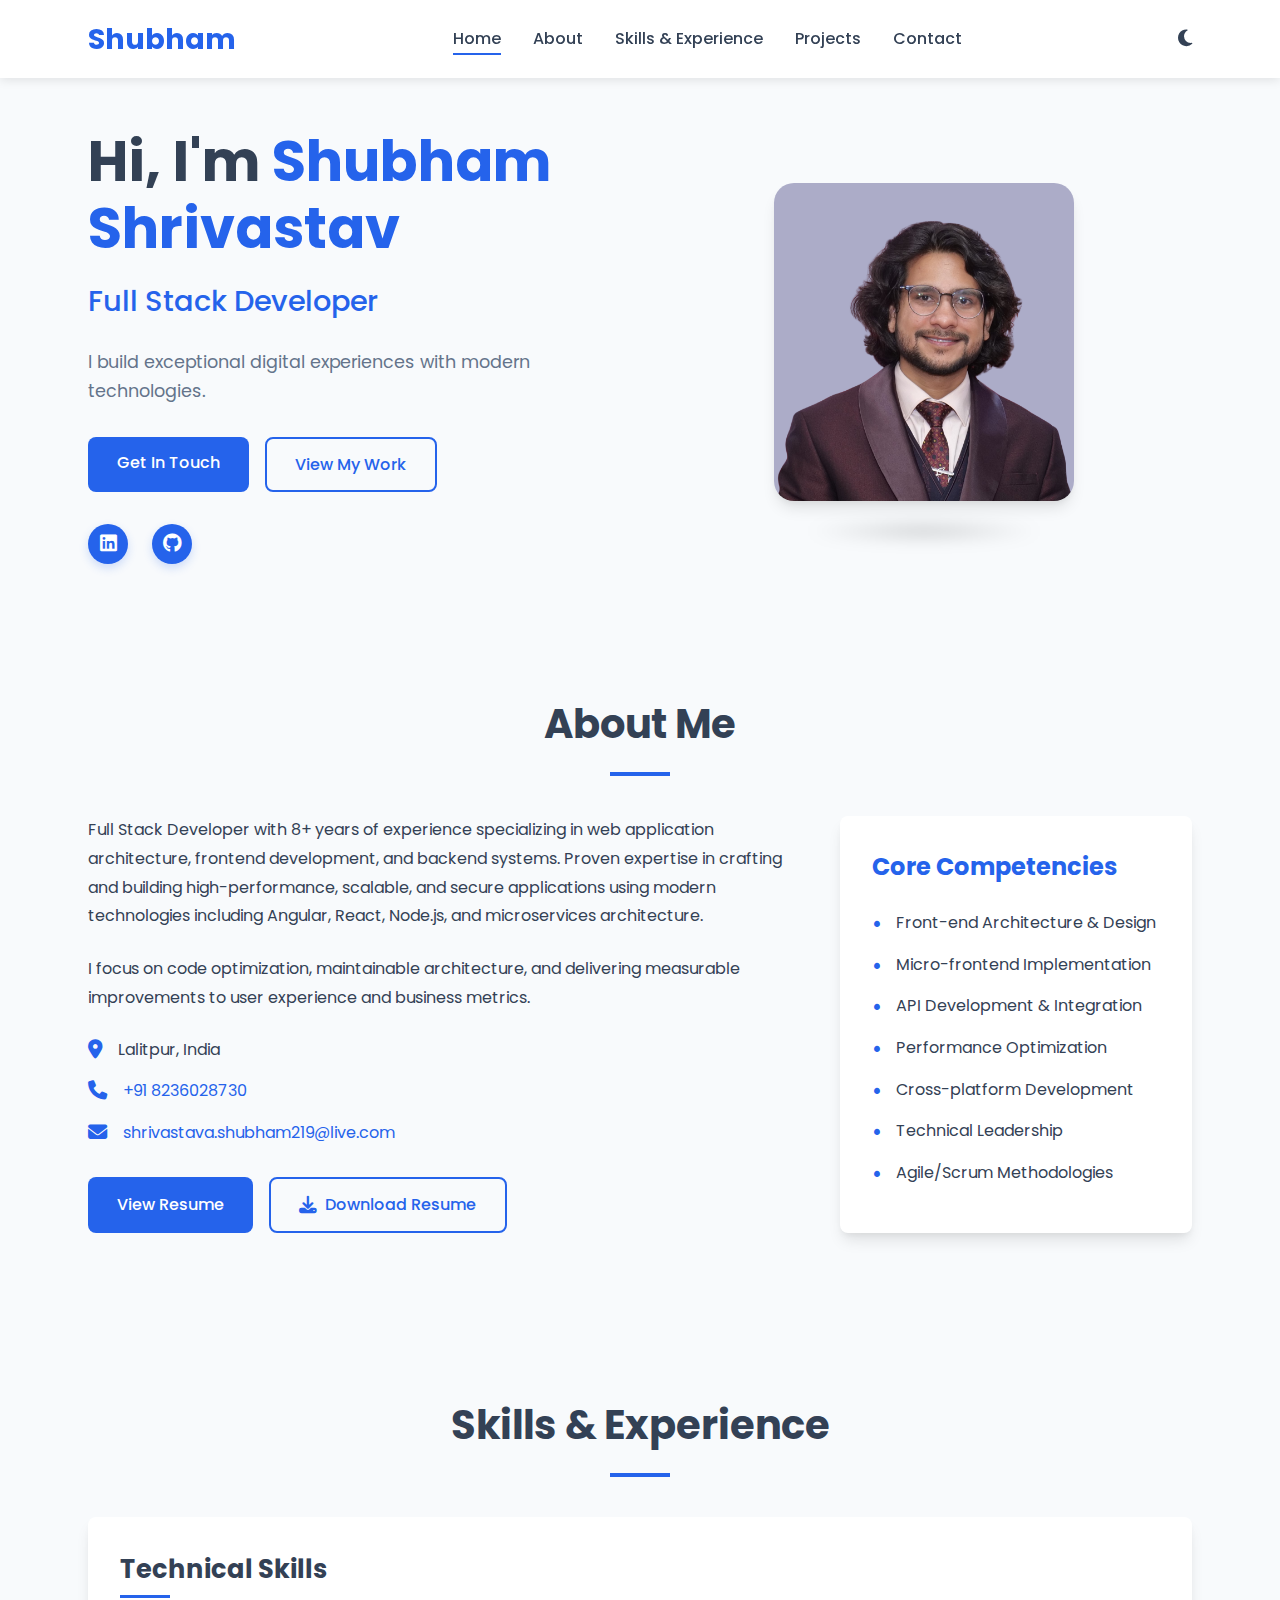
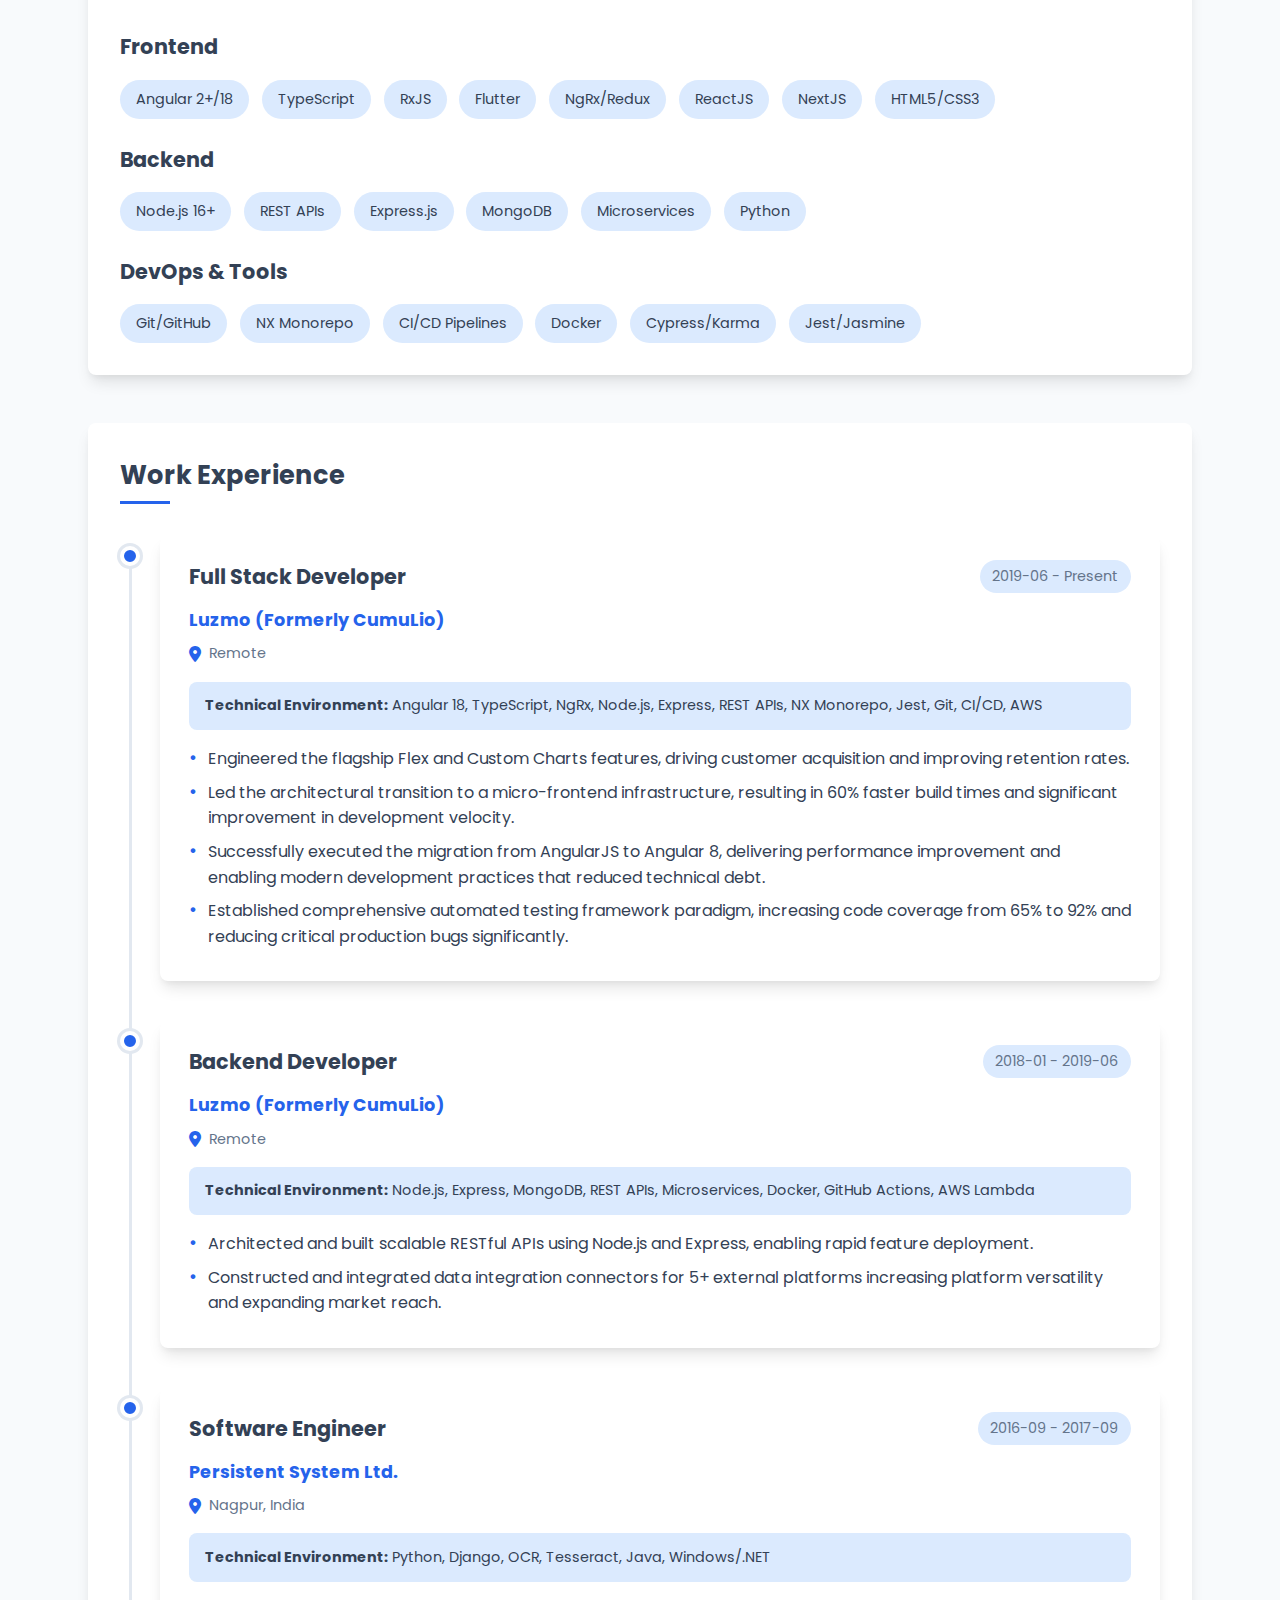
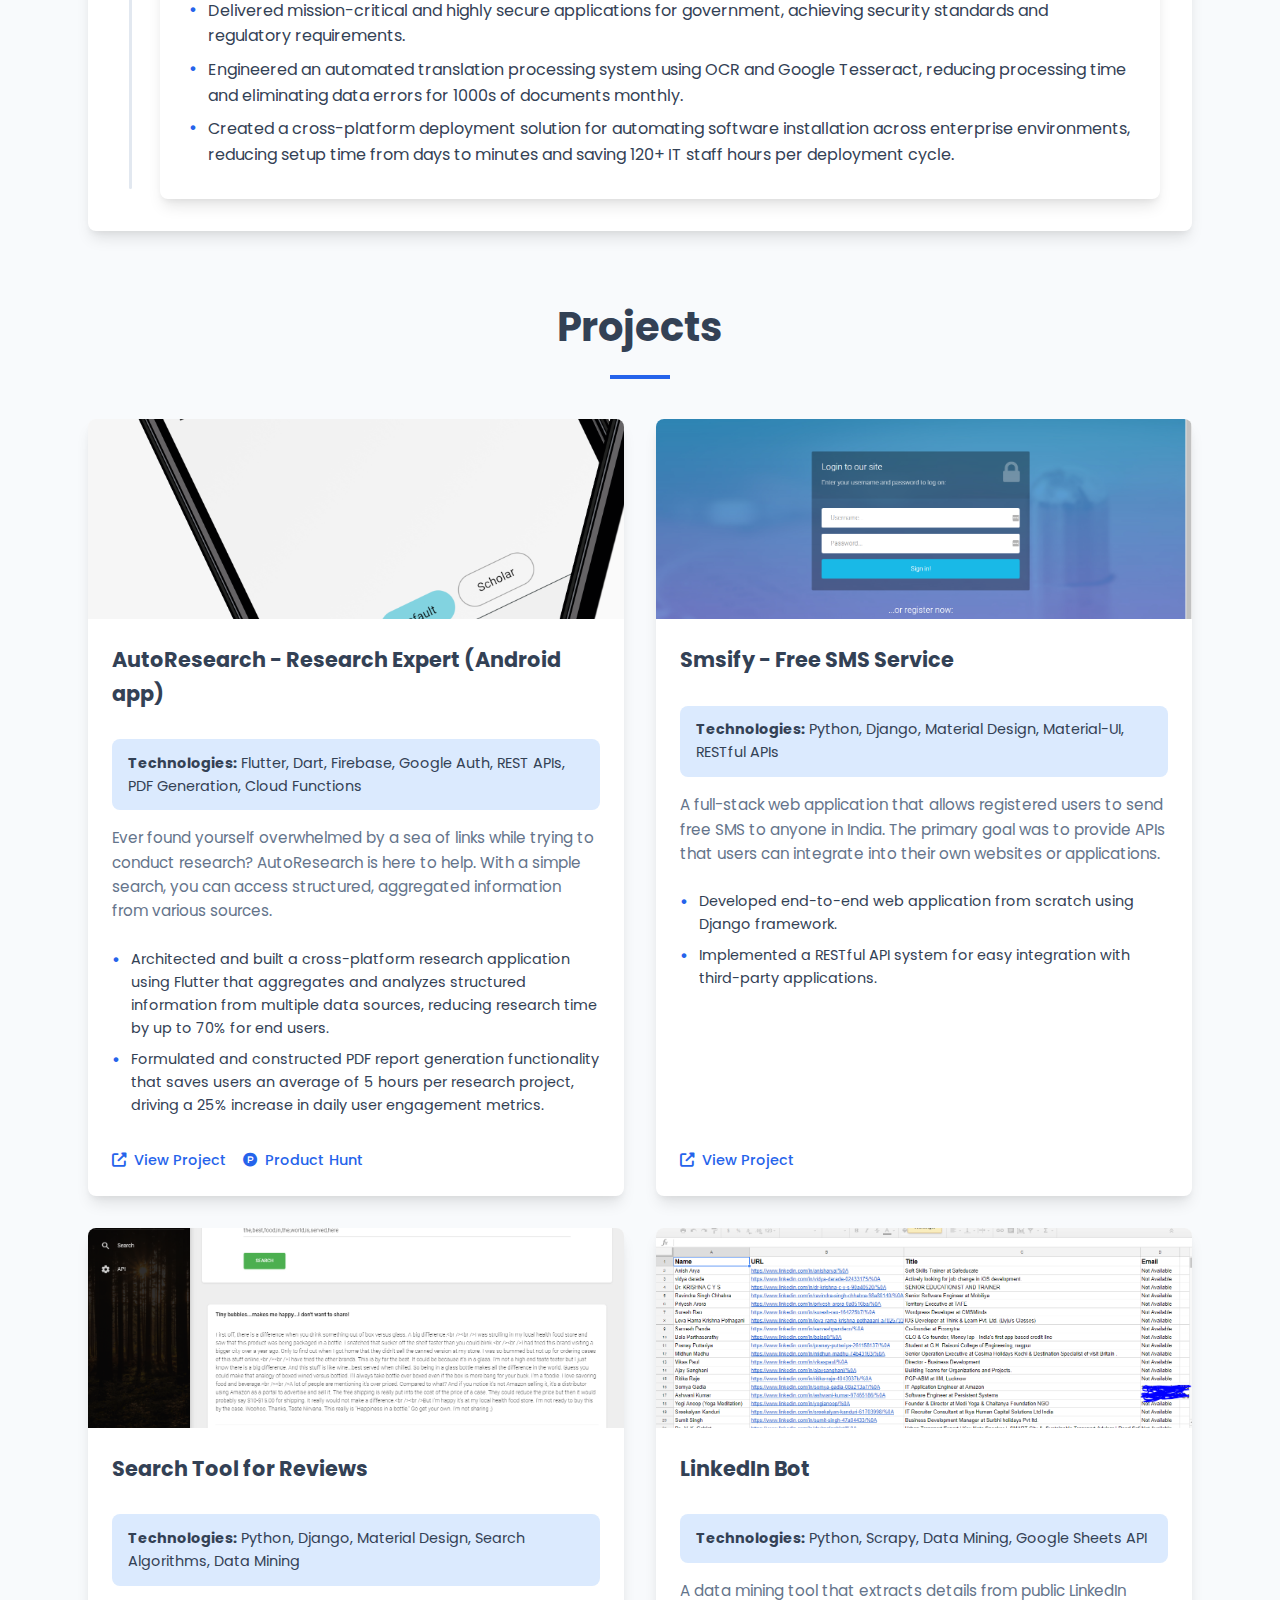
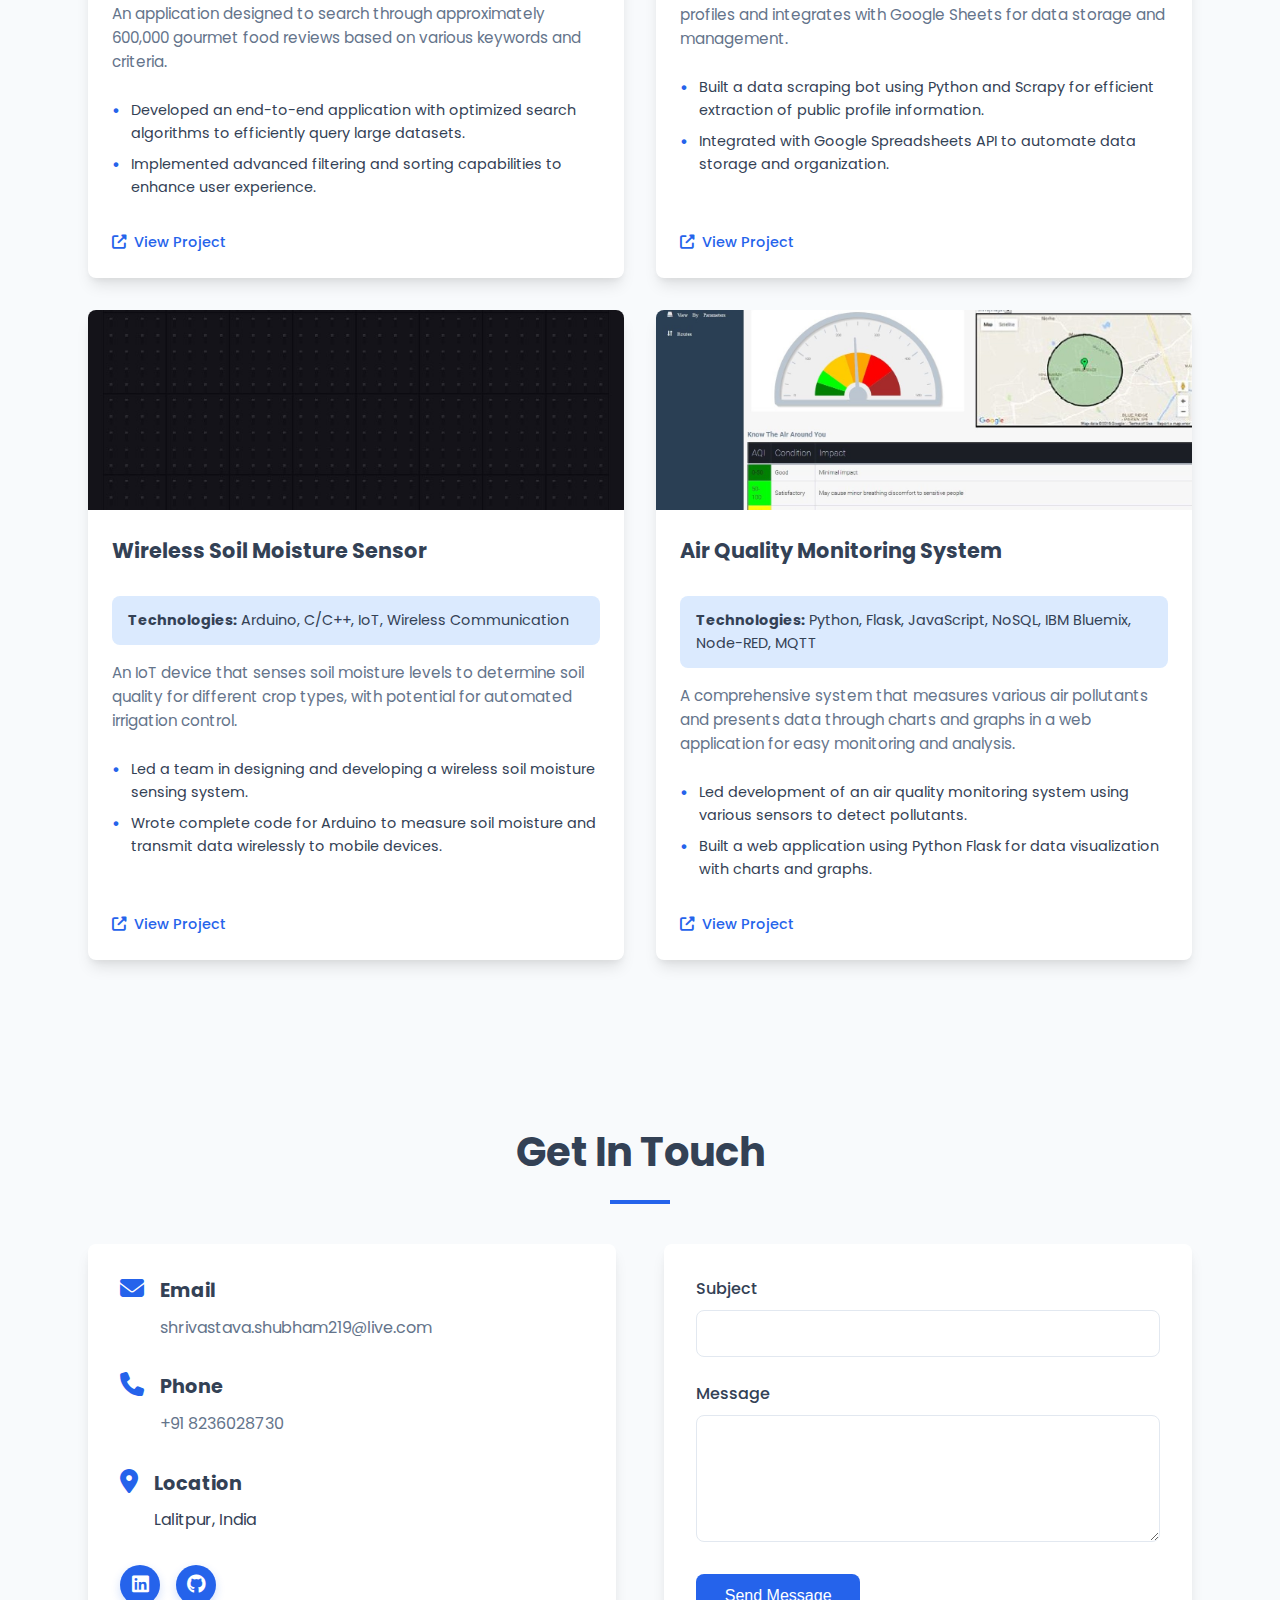
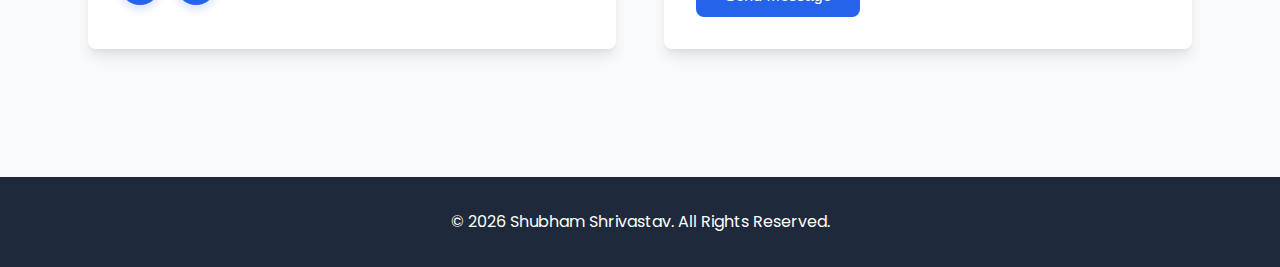
<file: index.html>
<!DOCTYPE html>
<html lang="en">
<head>
    <meta charset="UTF-8">
    <meta name="viewport" content="width=device-width, initial-scale=1.0">
    <meta name="description" content="Shubham Shrivastav - Full Stack Developer Portfolio with 8+ years of experience in Angular, React, Node.js, TypeScript, and cloud technologies">
    <meta name="keywords" content="Full Stack Developer, Senior Software Engineer, Angular, React, NodeJS, TypeScript, Frontend Development, Backend Development, JavaScript, API Development, Microservices, Cloud Architecture">
    <title>Shubham Shrivastav | Full Stack Developer</title>
    <link rel="stylesheet" href="portfolio.css">
    <link rel="stylesheet" href="https://cdnjs.cloudflare.com/ajax/libs/font-awesome/6.4.0/css/all.min.css">
    <link rel="preconnect" href="https://fonts.googleapis.com">
    <link rel="preconnect" href="https://fonts.gstatic.com" crossorigin>
    <link href="https://fonts.googleapis.com/css2?family=Poppins:wght@300;400;500;600;700&display=swap" rel="stylesheet">
</head>
<body>
    <!-- Navigation -->
    <nav class="navbar">
        <div class="container">
            <div class="logo">
                <span>Shubham</span>
            </div>
            <ul class="nav-links">
                <li><a href="#home" class="active">Home</a></li>
                <li><a href="#about">About</a></li>
                <li><a href="#skills-experience">Skills & Experience</a></li>
                <li><a href="#projects">Projects</a></li>
                <li><a href="#contact">Contact</a></li>
            </ul>
            <div class="theme-switch">
                <i class="fas fa-moon"></i>
            </div>
            <div class="hamburger">
                <span class="bar"></span>
                <span class="bar"></span>
                <span class="bar"></span>
            </div>
        </div>
    </nav>

    <!-- Hero Section -->
    <section id="home" class="hero">
        <div class="container">
            <div class="hero-content">
                <h1>Hi, I'm <span class="highlight">Shubham Shrivastav</span></h1>
                <h2>Full Stack Developer</h2>
                <p>I build exceptional digital experiences with modern technologies.</p>
                <div class="hero-buttons">
                    <a href="#contact" class="btn primary">Get In Touch</a>
                    <a href="#projects" class="btn secondary">View My Work</a>
                </div>
                <div class="hero-social">
                    <a href="https://linkedin.com/in/shubhamshrivastav" target="_blank"><i class="fab fa-linkedin"></i></a>
                    <a href="https://github.com/shubham-shrivastava" target="_blank"><i class="fab fa-github"></i></a>
                </div>
            </div>
            <div class="hero-image">
                <img src="profile.png" alt="Shubham Shrivastav">
            </div>
        </div>
    </section>

    <!-- About Section -->
    <section id="about" class="about section">
        <div class="container">
            <div class="section-header">
                <h2>About Me</h2>
                <div class="section-divider"></div>
            </div>
            <div class="about-content">
                <div class="about-info">
                    <p>
                        Full Stack Developer with 8+ years of experience specializing in web application architecture, frontend development, and backend systems. Proven expertise in crafting and building high-performance, scalable, and secure applications using modern technologies including Angular, React, Node.js, and microservices architecture.
                    </p>
                    <p>
                        I focus on code optimization, maintainable architecture, and delivering measurable improvements to user experience and business metrics.
                    </p>
                    <div class="about-details">
                        <div class="detail">
                            <i class="fas fa-map-marker-alt"></i>
                            <span>Lalitpur, India</span>
                        </div>
                        <div class="detail">
                            <i class="fas fa-phone"></i>
                            <span><a href="tel:+918236028730">+91 8236028730</a></span>
                        </div>
                        <div class="detail">
                            <i class="fas fa-envelope"></i>
                            <span><a href="mailto:shrivastava.shubham219@live.com">shrivastava.shubham219@live.com</a></span>
                        </div>
                    </div>
                    <div class="about-buttons">
                        <a href="resume.html" class="btn primary" target="_blank">View Resume</a>
                        <a href="Shubham Shrivastav - Full Stack Developer.pdf" class="btn secondary" download>
                            <i class="fas fa-download"></i> Download Resume
                        </a>
                    </div>
                </div>
                <div class="core-competencies">
                    <h3>Core Competencies</h3>
                    <ul>
                        <li>Front-end Architecture & Design</li>
                        <li>Micro-frontend Implementation</li>
                        <li>API Development & Integration</li>
                        <li>Performance Optimization</li>
                        <li>Cross-platform Development</li>
                        <li>Technical Leadership</li>
                        <li>Agile/Scrum Methodologies</li>
                    </ul>
                </div>
            </div>
        </div>
    </section>

    <!-- Skills and Experience Section -->
    <section id="skills-experience" class="skills-experience section">
        <div class="container">
            <div class="section-header">
                <h2>Skills & Experience</h2>
                <div class="section-divider"></div>
            </div>
            
            <div class="skills-experience-content">
                <!-- Skills Column -->
                <div class="skills-column">
                    <div class="column-header">
                        <h3>Technical Skills</h3>
                    </div>
                    <div class="skills-content">
                        <div class="skill-category">
                            <h3>Frontend</h3>
                            <div class="skill-tags">
                                <span class="skill-tag">Angular 2+/18</span>
                                <span class="skill-tag">TypeScript</span>
                                <span class="skill-tag">RxJS</span>
                                <span class="skill-tag">Flutter</span>
                                <span class="skill-tag">NgRx/Redux</span>
                                <span class="skill-tag">ReactJS</span>
                                <span class="skill-tag">NextJS</span>
                                <span class="skill-tag">HTML5/CSS3</span>
                            </div>
                        </div>
                        <div class="skill-category">
                            <h3>Backend</h3>
                            <div class="skill-tags">
                                <span class="skill-tag">Node.js 16+</span>
                                <span class="skill-tag">REST APIs</span>
                                <span class="skill-tag">Express.js</span>
                                <span class="skill-tag">MongoDB</span>
                                <span class="skill-tag">Microservices</span>
                                <span class="skill-tag">Python</span>
                            </div>
                        </div>
                        <div class="skill-category">
                            <h3>DevOps & Tools</h3>
                            <div class="skill-tags">
                                <span class="skill-tag">Git/GitHub</span>
                                <span class="skill-tag">NX Monorepo</span>
                                <span class="skill-tag">CI/CD Pipelines</span>
                                <span class="skill-tag">Docker</span>
                                <span class="skill-tag">Cypress/Karma</span>
                                <span class="skill-tag">Jest/Jasmine</span>
                            </div>
                        </div>
                    </div>
                </div>
                
                <!-- Experience Column -->
                <div class="experience-column">
                    <div class="column-header">
                        <h3>Work Experience</h3>
                    </div>
                    <div class="timeline">
                        <div class="timeline-item">
                            <div class="timeline-dot"></div>
                            <div class="timeline-content">
                                <div class="timeline-header">
                                    <h3>Full Stack Developer</h3>
                                    <span class="timeline-date">2019-06 - Present</span>
                                </div>
                                <h4>Luzmo (Formerly CumuLio)</h4>
                                <p class="timeline-location"><i class="fas fa-map-marker-alt"></i> Remote</p>
                                <div class="tech-environment">
                                    <strong>Technical Environment:</strong> Angular 18, TypeScript, NgRx, Node.js, Express, REST APIs, NX Monorepo, Jest, Git, CI/CD, AWS
                                </div>
                                <ul class="timeline-description">
                                    <li>Engineered the flagship Flex and Custom Charts features, driving customer acquisition and improving retention rates.</li>
                                    <li>Led the architectural transition to a micro-frontend infrastructure, resulting in 60% faster build times and significant improvement in development velocity.</li>
                                    <li>Successfully executed the migration from AngularJS to Angular 8, delivering performance improvement and enabling modern development practices that reduced technical debt.</li>
                                    <li>Established comprehensive automated testing framework paradigm, increasing code coverage from 65% to 92% and reducing critical production bugs significantly.</li>
                                </ul>
                            </div>
                        </div>
                        
                        <div class="timeline-item">
                            <div class="timeline-dot"></div>
                            <div class="timeline-content">
                                <div class="timeline-header">
                                    <h3>Backend Developer</h3>
                                    <span class="timeline-date">2018-01 - 2019-06</span>
                                </div>
                                <h4>Luzmo (Formerly CumuLio)</h4>
                                <p class="timeline-location"><i class="fas fa-map-marker-alt"></i> Remote</p>
                                <div class="tech-environment">
                                    <strong>Technical Environment:</strong> Node.js, Express, MongoDB, REST APIs, Microservices, Docker, GitHub Actions, AWS Lambda
                                </div>
                                <ul class="timeline-description">
                                    <li>Architected and built scalable RESTful APIs using Node.js and Express, enabling rapid feature deployment.</li>
                                    <li>Constructed and integrated data integration connectors for 5+ external platforms increasing platform versatility and expanding market reach.</li>
                                </ul>
                            </div>
                        </div>
                        
                        <div class="timeline-item">
                            <div class="timeline-dot"></div>
                            <div class="timeline-content">
                                <div class="timeline-header">
                                    <h3>Software Engineer</h3>
                                    <span class="timeline-date">2016-09 - 2017-09</span>
                                </div>
                                <h4>Persistent System Ltd.</h4>
                                <p class="timeline-location"><i class="fas fa-map-marker-alt"></i> Nagpur, India</p>
                                <div class="tech-environment">
                                    <strong>Technical Environment:</strong> Python, Django, OCR, Tesseract, Java, Windows/.NET
                                </div>
                                <ul class="timeline-description">
                                    <li>Delivered mission-critical and highly secure applications for government, achieving security standards and regulatory requirements.</li>
                                    <li>Engineered an automated translation processing system using OCR and Google Tesseract, reducing processing time and eliminating data errors for 1000s of documents monthly.</li>
                                    <li>Created a cross-platform deployment solution for automating software installation across enterprise environments, reducing setup time from days to minutes and saving 120+ IT staff hours per deployment cycle.</li>
                                </ul>
                            </div>
                        </div>
                    </div>
                </div>
            </div>
        </div>
    </section>

    <!-- Projects Section -->
    <section id="projects" class="projects section">
        <div class="container">
            <div class="section-header">
                <h2>Projects</h2>
                <div class="section-divider"></div>
            </div>
            <div class="projects-grid">
                <div class="project-card">
                    <div class="project-image">
                        <img src="assets/autoresearch1.png" alt="AutoResearch App">
                    </div>
                    <div class="project-content">
                        <h3>AutoResearch - Research Expert (Android app)</h3>
                        <div class="tech-environment">
                            <strong>Technologies:</strong> Flutter, Dart, Firebase, Google Auth, REST APIs, PDF Generation, Cloud Functions
                        </div>
                        <div class="project-description-text">
                            <p>Ever found yourself overwhelmed by a sea of links while trying to conduct research? AutoResearch is here to help. With a simple search, you can access structured, aggregated information from various sources.</p>
                        </div>
                        <ul class="project-description feature-list">
                            <li>Architected and built a cross-platform research application using Flutter that aggregates and analyzes structured information from multiple data sources, reducing research time by up to 70% for end users.</li>
                            <li>Formulated and constructed PDF report generation functionality that saves users an average of 5 hours per research project, driving a 25% increase in daily user engagement metrics.</li>
                        </ul>
                        <div class="project-links">
                            <a href="https://play.google.com/store/apps/details?id=com.connectstrings.ask_to_search&hl=en" target="_blank" class="project-link">
                                <i class="fas fa-external-link-alt"></i> View Project
                            </a>
                            <a href="https://www.producthunt.com/products/autoresearch-research-expert" target="_blank" class="project-link">
                                <i class="fab fa-product-hunt"></i> Product Hunt
                            </a>
                        </div>
                    </div>
                </div>
                
                <div class="project-card">
                    <div class="project-image">
                        <img src="assets/smsify1.png" alt="Smsify Project">
                    </div>
                    <div class="project-content">
                        <h3>Smsify - Free SMS Service</h3>
                        <div class="tech-environment">
                            <strong>Technologies:</strong> Python, Django, Material Design, Material-UI, RESTful APIs
                        </div>
                        <div class="project-description-text">
                            <p>A full-stack web application that allows registered users to send free SMS to anyone in India. The primary goal was to provide APIs that users can integrate into their own websites or applications.</p>
                        </div>
                        <ul class="project-description feature-list">
                            <li>Developed end-to-end web application from scratch using Django framework.</li>
                            <li>Implemented a RESTful API system for easy integration with third-party applications.</li>
                        </ul>
                        <div class="project-links">
                            <a href="#" target="_blank" class="project-link">
                                <i class="fas fa-external-link-alt"></i> View Project
                            </a>
                        </div>
                    </div>
                </div>
                
                <div class="project-card">
                    <div class="project-image">
                        <img src="assets/tastysearch.png" alt="Review Search Tool">
                    </div>
                    <div class="project-content">
                        <h3>Search Tool for Reviews</h3>
                        <div class="tech-environment">
                            <strong>Technologies:</strong> Python, Django, Material Design, Search Algorithms, Data Mining
                        </div>
                        <div class="project-description-text">
                            <p>An application designed to search through approximately 600,000 gourmet food reviews based on various keywords and criteria.</p>
                        </div>
                        <ul class="project-description feature-list">
                            <li>Developed an end-to-end application with optimized search algorithms to efficiently query large datasets.</li>
                            <li>Implemented advanced filtering and sorting capabilities to enhance user experience.</li>
                        </ul>
                        <div class="project-links">
                            <a href="#" target="_blank" class="project-link">
                                <i class="fas fa-external-link-alt"></i> View Project
                            </a>
                        </div>
                    </div>
                </div>
                
                <div class="project-card">
                    <div class="project-image">
                        <img src="assets/linkedinbot.png" alt="LinkedIn Bot">
                    </div>
                    <div class="project-content">
                        <h3>LinkedIn Bot</h3>
                        <div class="tech-environment">
                            <strong>Technologies:</strong> Python, Scrapy, Data Mining, Google Sheets API
                        </div>
                        <div class="project-description-text">
                            <p>A data mining tool that extracts details from public LinkedIn profiles and integrates with Google Sheets for data storage and management.</p>
                        </div>
                        <ul class="project-description feature-list">
                            <li>Built a data scraping bot using Python and Scrapy for efficient extraction of public profile information.</li>
                            <li>Integrated with Google Spreadsheets API to automate data storage and organization.</li>
                        </ul>
                        <div class="project-links">
                            <a href="#" target="_blank" class="project-link">
                                <i class="fas fa-external-link-alt"></i> View Project
                            </a>
                        </div>
                    </div>
                </div>
                
                <div class="project-card">
                    <div class="project-image">
                        <img src="assets/soilmoisture.jpg" alt="Soil Moisture Sensor">
                    </div>
                    <div class="project-content">
                        <h3>Wireless Soil Moisture Sensor</h3>
                        <div class="tech-environment">
                            <strong>Technologies:</strong> Arduino, C/C++, IoT, Wireless Communication
                        </div>
                        <div class="project-description-text">
                            <p>An IoT device that senses soil moisture levels to determine soil quality for different crop types, with potential for automated irrigation control.</p>
                        </div>
                        <ul class="project-description feature-list">
                            <li>Led a team in designing and developing a wireless soil moisture sensing system.</li>
                            <li>Wrote complete code for Arduino to measure soil moisture and transmit data wirelessly to mobile devices.</li>
                        </ul>
                        <div class="project-links">
                            <a href="#" target="_blank" class="project-link">
                                <i class="fas fa-external-link-alt"></i> View Project
                            </a>
                        </div>
                    </div>
                </div>
                
                <div class="project-card">
                    <div class="project-image">
                        <img src="assets/aqms.jpeg" alt="Air Quality Monitoring System">
                    </div>
                    <div class="project-content">
                        <h3>Air Quality Monitoring System</h3>
                        <div class="tech-environment">
                            <strong>Technologies:</strong> Python, Flask, JavaScript, NoSQL, IBM Bluemix, Node-RED, MQTT
                        </div>
                        <div class="project-description-text">
                            <p>A comprehensive system that measures various air pollutants and presents data through charts and graphs in a web application for easy monitoring and analysis.</p>
                        </div>
                        <ul class="project-description feature-list">
                            <li>Led development of an air quality monitoring system using various sensors to detect pollutants.</li>
                            <li>Built a web application using Python Flask for data visualization with charts and graphs.</li>
                        </ul>
                        <div class="project-links">
                            <a href="#" target="_blank" class="project-link">
                                <i class="fas fa-external-link-alt"></i> View Project
                            </a>
                        </div>
                    </div>
                </div>
            </div>
        </div>
    </section>

    <!-- Contact Section -->
    <section id="contact" class="contact section">
        <div class="container">
            <div class="section-header">
                <h2>Get In Touch</h2>
                <div class="section-divider"></div>
            </div>
            <div class="contact-content">
                <div class="contact-info">
                    <div class="contact-item">
                        <i class="fas fa-envelope"></i>
                        <div>
                            <h3>Email</h3>
                            <p><a href="mailto:shrivastava.shubham219@live.com">shrivastava.shubham219@live.com</a></p>
                        </div>
                    </div>
                    <div class="contact-item">
                        <i class="fas fa-phone"></i>
                        <div>
                            <h3>Phone</h3>
                            <p><a href="tel:+918236028730">+91 8236028730</a></p>
                        </div>
                    </div>
                    <div class="contact-item">
                        <i class="fas fa-map-marker-alt"></i>
                        <div>
                            <h3>Location</h3>
                            <p>Lalitpur, India</p>
                        </div>
                    </div>
                    <div class="contact-social">
                        <a href="https://linkedin.com/in/shubhamshrivastav" target="_blank"><i class="fab fa-linkedin"></i></a>
                        <a href="https://github.com/shubham-shrivastava" target="_blank"><i class="fab fa-github"></i></a>
                    </div>
                </div>
                <div class="contact-form">
                    <form id="contactForm" onsubmit="return openMailClient();">
                        <div class="form-group">
                            <label for="subject">Subject</label>
                            <input type="text" id="subject" name="subject" required>
                        </div>
                        <div class="form-group">
                            <label for="message">Message</label>
                            <textarea id="message" name="message" rows="5" required></textarea>
                        </div>
                        <button type="submit" class="btn primary">Send Message</button>
                        <div id="formResponse" class="form-response"></div>
                    </form>
                </div>
            </div>
        </div>
    </section>

    <!-- Footer -->
    <footer class="footer">
        <div class="container">
            <div class="footer-content">
                <p>&copy; <span id="currentYear">2025</span> Shubham Shrivastav. All Rights Reserved.</p>
            </div>
        </div>
    </footer>

    <!-- Back to Top Button -->
    <a href="#home" class="back-to-top">
        <i class="fas fa-arrow-up"></i>
    </a>

    <!-- JavaScript -->
    <script src="portfolio.js"></script>
</body>
</html>
</file>
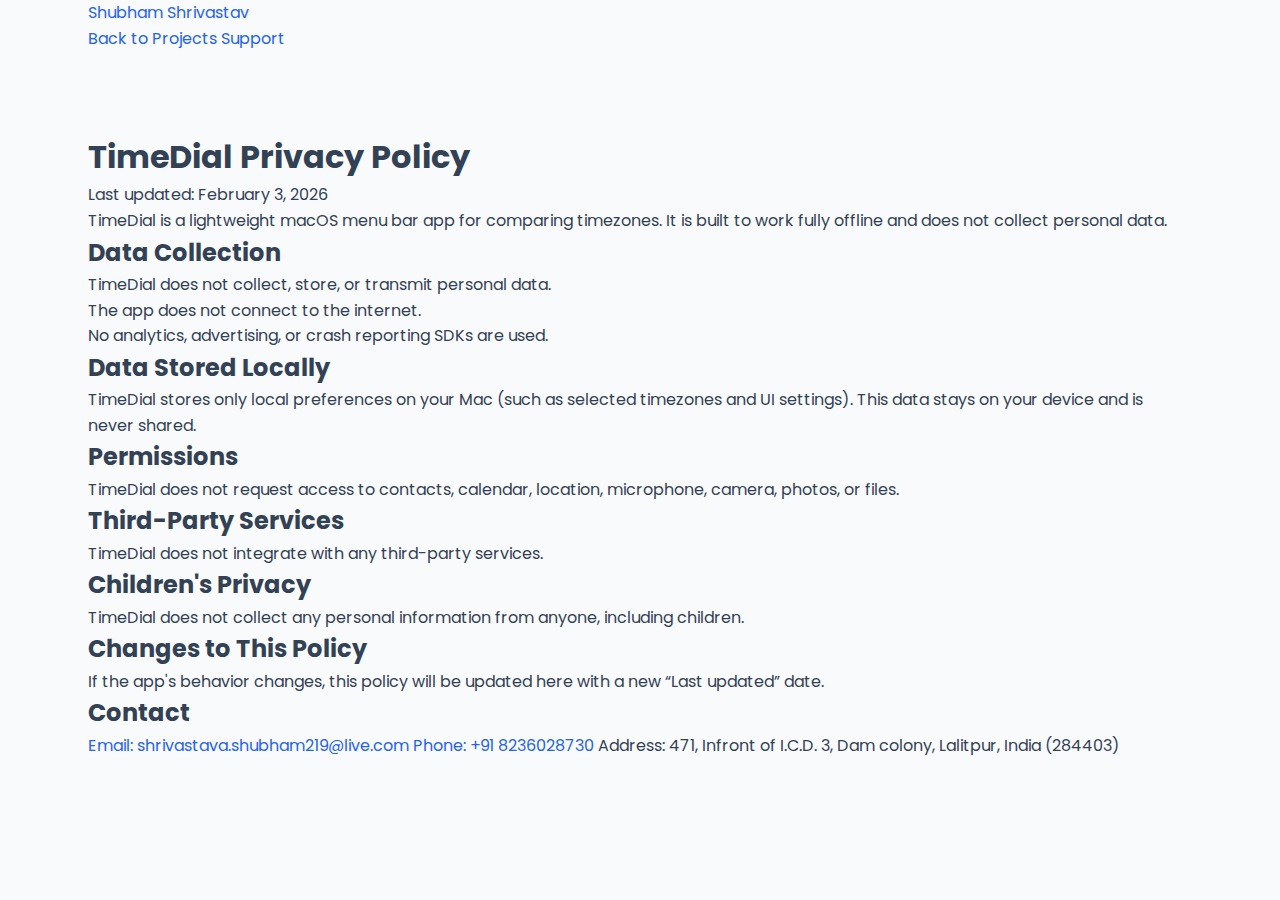
<file: timedial-privacy.html>
<!DOCTYPE html>
<html lang="en">
<head>
    <meta charset="UTF-8">
    <meta name="viewport" content="width=device-width, initial-scale=1.0">
    <meta name="description" content="TimeDial Privacy Policy">
    <title>TimeDial Privacy Policy</title>
    <link rel="stylesheet" href="portfolio.css">
    <link rel="preconnect" href="https://fonts.googleapis.com">
    <link rel="preconnect" href="https://fonts.gstatic.com" crossorigin>
    <link href="https://fonts.googleapis.com/css2?family=Manrope:wght@300;400;500;600;700;800&family=Sora:wght@400;500;600;700&display=swap" rel="stylesheet">
</head>
<body class="simple-page">
    <header class="simple-nav">
        <div class="container">
            <a class="simple-logo" href="index.html">Shubham Shrivastav</a>
            <div class="simple-links">
                <a href="index.html#projects">Back to Projects</a>
                <a href="timedial-support.html">Support</a>
            </div>
        </div>
    </header>

    <main class="section simple-content">
        <div class="container">
            <h1>TimeDial Privacy Policy</h1>
            <p class="updated">Last updated: February 3, 2026</p>

            <div class="simple-card">
                <p>TimeDial is a lightweight macOS menu bar app for comparing timezones. It is built to work fully offline and does not collect personal data.</p>

                <h2>Data Collection</h2>
                <ul>
                    <li>TimeDial does not collect, store, or transmit personal data.</li>
                    <li>The app does not connect to the internet.</li>
                    <li>No analytics, advertising, or crash reporting SDKs are used.</li>
                </ul>

                <h2>Data Stored Locally</h2>
                <p>TimeDial stores only local preferences on your Mac (such as selected timezones and UI settings). This data stays on your device and is never shared.</p>

                <h2>Permissions</h2>
                <p>TimeDial does not request access to contacts, calendar, location, microphone, camera, photos, or files.</p>

                <h2>Third-Party Services</h2>
                <p>TimeDial does not integrate with any third-party services.</p>

                <h2>Children's Privacy</h2>
                <p>TimeDial does not collect any personal information from anyone, including children.</p>

                <h2>Changes to This Policy</h2>
                <p>If the app's behavior changes, this policy will be updated here with a new “Last updated” date.</p>

                <h2>Contact</h2>
                <div class="simple-meta">
                    <a href="mailto:shrivastava.shubham219@live.com">Email: shrivastava.shubham219@live.com</a>
                    <a href="tel:+918236028730">Phone: +91 8236028730</a>
                    <span>Address: 471, Infront of I.C.D. 3, Dam colony, Lalitpur, India (284403)</span>
                </div>
            </div>
        </div>
    </main>
</body>
</html>
</file>
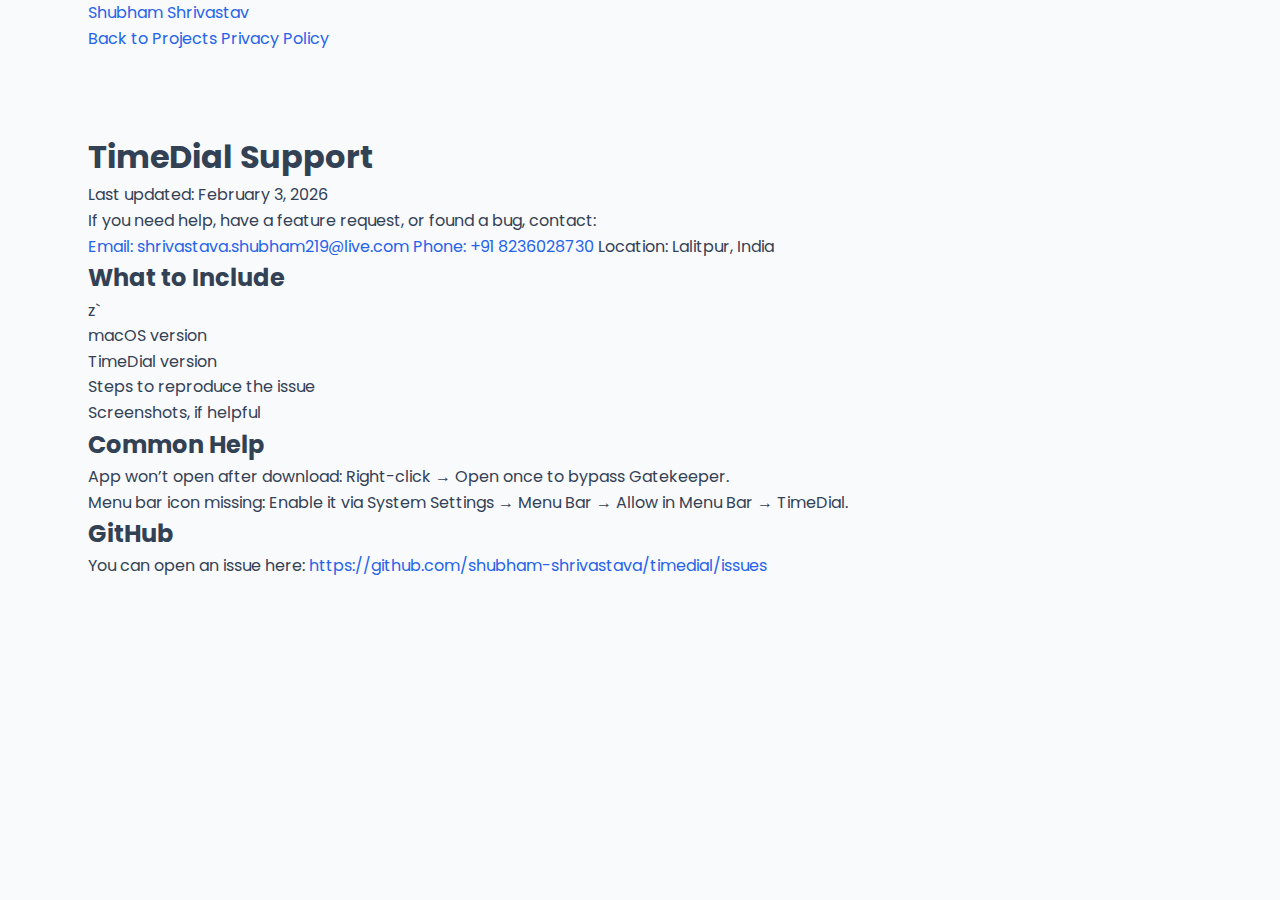
<file: timedial-support.html>
<!DOCTYPE html>
<html lang="en">
<head>
    <meta charset="UTF-8">
    <meta name="viewport" content="width=device-width, initial-scale=1.0">
    <meta name="description" content="TimeDial Support">
    <title>TimeDial Support</title>
    <link rel="stylesheet" href="portfolio.css">
    <link rel="preconnect" href="https://fonts.googleapis.com">
    <link rel="preconnect" href="https://fonts.gstatic.com" crossorigin>
    <link href="https://fonts.googleapis.com/css2?family=Manrope:wght@300;400;500;600;700;800&family=Sora:wght@400;500;600;700&display=swap" rel="stylesheet">
</head>
<body class="simple-page">
    <header class="simple-nav">
        <div class="container">
            <a class="simple-logo" href="index.html">Shubham Shrivastav</a>
            <div class="simple-links">
                <a href="index.html#projects">Back to Projects</a>
                <a href="timedial-privacy.html">Privacy Policy</a>
            </div>
        </div>
    </header>

    <main class="section simple-content">
        <div class="container">
            <h1>TimeDial Support</h1>
            <p class="updated">Last updated: February 3, 2026</p>

            <div class="simple-card">
                <p>If you need help, have a feature request, or found a bug, contact:</p>

                <div class="simple-meta">
                    <a href="mailto:shrivastava.shubham219@live.com">Email: shrivastava.shubham219@live.com</a>
                    <a href="tel:+918236028730">Phone: +91 8236028730</a>
                    <span>Location: Lalitpur, India</span>
                </div>

                <h2>What to Include</h2>z`
                <ul>
                    <li>macOS version</li>
                    <li>TimeDial version</li>
                    <li>Steps to reproduce the issue</li>
                    <li>Screenshots, if helpful</li>
                </ul>

                <h2>Common Help</h2>
                <ul>
                    <li>App won’t open after download: Right-click → Open once to bypass Gatekeeper.</li>
                    <li>Menu bar icon missing: Enable it via System Settings → Menu Bar → Allow in Menu Bar → TimeDial.</li>
                </ul>

                <h2>GitHub</h2>
                <p>You can open an issue here: <a href="https://github.com/shubham-shrivastava/timedial/issues" target="_blank" rel="noopener">https://github.com/shubham-shrivastava/timedial/issues</a></p>
            </div>
        </div>
    </main>
</body>
</html>
</file>
<file: portfolio.css>
/* Import Google Fonts */
@import url('https://fonts.googleapis.com/css2?family=Poppins:wght@300;400;500;600;700&display=swap');

/* Variables */
:root {
    --primary-color: #2563eb;
    --primary-hover: #1d4ed8;
    --secondary-color: #1e293b;
    --text-color: #334155;
    --text-light: #64748b;
    --bg-color: #f8fafc;
    --card-bg: #ffffff;
    --border-color: #e2e8f0;
    --highlight: #dbeafe;
    --shadow: 0 10px 15px -3px rgba(0, 0, 0, 0.1), 0 4px 6px -2px rgba(0, 0, 0, 0.05);
    --section-padding: 5rem 0;
    --transition: all 0.3s ease;
    --border-radius: 8px;
    --container-width: 1200px;
}

body.dark-mode {
    --text-color: #e2e8f0;
    --text-light: #94a3b8;
    --bg-color: #0f172a;
    --card-bg: #1e293b;
    --border-color: #334155;
    --highlight: #1e40af;
    --secondary-color: #334155;
    --shadow: 0 10px 15px -3px rgba(0, 0, 0, 0.3), 0 4px 6px -2px rgba(0, 0, 0, 0.2);
}

/* Base Styles */
* {
    margin: 0;
    padding: 0;
    box-sizing: border-box;
}

html {
    scroll-behavior: smooth;
}

body {
    font-family: 'Poppins', sans-serif;
    background-color: var(--bg-color);
    color: var(--text-color);
    line-height: 1.6;
    font-size: 16px;
    transition: var(--transition);
}

a {
    text-decoration: none;
    color: var(--primary-color);
    transition: var(--transition);
}

a:hover {
    color: var(--primary-hover);
}

ul {
    list-style: none;
}

img {
    max-width: 100%;
    height: auto;
}

.container {
    width: 90%;
    max-width: var(--container-width);
    margin: 0 auto;
    padding: 0 1.5rem;
}

.section {
    padding: var(--section-padding);
}

.section-header {
    text-align: center;
    margin-bottom: 2.5rem;
}

.section-header h2 {
    font-size: 2.5rem;
    font-weight: 700;
    margin-bottom: 1rem;
    position: relative;
    display: inline-block;
}

.section-divider {
    height: 4px;
    width: 60px;
    background-color: var(--primary-color);
    margin: 0 auto;
}

.btn {
    display: inline-block;
    padding: 0.8rem 1.8rem;
    border-radius: var(--border-radius);
    font-weight: 500;
    font-size: 1rem;
    transition: var(--transition);
    cursor: pointer;
    text-align: center;
    border: none;
    text-decoration: none;
}

.primary {
    background-color: var(--primary-color);
    color: white;
    text-decoration: none;
}

.primary:hover {
    background-color: var(--primary-hover);
    color: white;
    transform: translateY(-3px);
    box-shadow: 0 5px 15px rgba(0, 0, 0, 0.15);
}

.secondary {
    background-color: transparent;
    border: 2px solid var(--primary-color);
    color: var(--primary-color);
    text-decoration: none;
}

.secondary:hover {
    background-color: var(--primary-color);
    color: white;
    transform: translateY(-3px);
    box-shadow: 0 5px 15px rgba(0, 0, 0, 0.15);
}

.highlight {
    color: var(--primary-color);
}

/* Navigation */
.navbar {
    position: fixed;
    top: 0;
    left: 0;
    width: 100%;
    background-color: var(--card-bg);
    box-shadow: 0 2px 10px rgba(0, 0, 0, 0.1);
    z-index: 1000;
    transition: var(--transition);
}

.navbar .container {
    display: flex;
    justify-content: space-between;
    align-items: center;
    padding: 1rem 1.5rem;
}

.logo {
    font-size: 1.8rem;
    font-weight: 700;
    color: var(--primary-color);
}

.nav-links {
    display: flex;
    gap: 2rem;
}

.nav-links a {
    color: var(--text-color);
    font-weight: 500;
    position: relative;
}

.nav-links a::after {
    content: '';
    position: absolute;
    bottom: -5px;
    left: 0;
    width: 0;
    height: 2px;
    background-color: var(--primary-color);
    transition: width 0.3s ease;
}

.nav-links a:hover::after,
.nav-links a.active::after {
    width: 100%;
}

.theme-switch {
    cursor: pointer;
    font-size: 1.2rem;
    color: var(--text-color);
    transition: var(--transition);
}

.theme-switch:hover {
    color: var(--primary-color);
    transform: rotate(15deg);
}

.hamburger {
    display: none;
    cursor: pointer;
}

.bar {
    display: block;
    width: 25px;
    height: 3px;
    margin: 5px auto;
    transition: var(--transition);
    background-color: var(--text-color);
}

/* Hero Section */
.hero {
    padding: 8rem 0 3rem;
    position: relative;
    overflow: hidden;
}

.hero .container {
    display: grid;
    grid-template-columns: 1fr 1fr;
    align-items: center;
    gap: 2rem;
}

.hero-content {
    animation: fadeIn 1s ease;
}

.hero-content h1 {
    font-size: 3.5rem;
    font-weight: 700;
    line-height: 1.2;
    margin-bottom: 1rem;
}

.hero-content h2 {
    font-size: 1.8rem;
    font-weight: 500;
    color: var(--primary-color);
    margin-bottom: 1.5rem;
}

.hero-content p {
    font-size: 1.1rem;
    margin-bottom: 2rem;
    color: var(--text-light);
}

.hero-buttons {
    display: flex;
    gap: 1rem;
    margin-bottom: 2rem;
}

.hero-social {
    display: flex;
    gap: 1.5rem;
}

.hero-social a {
    display: flex;
    align-items: center;
    justify-content: center;
    width: 40px;
    height: 40px;
    border-radius: 50%;
    background-color: var(--primary-color);
    color: white;
    font-size: 1.2rem;
    transition: var(--transition);
    box-shadow: 0 4px 10px rgba(37, 99, 235, 0.2);
}

.hero-social a:hover {
    background-color: var(--primary-hover);
    color: white;
    transform: translateY(-3px);
    box-shadow: 0 6px 15px rgba(37, 99, 235, 0.3);
}

.hero-image {
    position: relative;
    animation: float 6s ease-in-out infinite;
    max-width: 300px;
    margin: 0 auto;
}

.hero-image::after {
    content: '';
    position: absolute;
    bottom: -10%;
    left: 50%;
    transform: translateX(-50%);
    width: 80%;
    height: 20px;
    background: radial-gradient(ellipse at center, rgba(0, 0, 0, 0.2) 0%, rgba(0, 0, 0, 0) 70%);
    border-radius: 50%;
    filter: blur(8px);
    z-index: -1;
    animation: shadow 6s ease-in-out infinite;
}

.hero-image img {
    border-radius: 20px;
    box-shadow: var(--shadow);
    transition: var(--transition);
}

.hero-image img:hover {
    transform: translateY(-10px);
    box-shadow: 0 20px 30px rgba(0, 0, 0, 0.15);
}

@keyframes float {
    0%, 100% {
        transform: translateY(0);
    }
    50% {
        transform: translateY(-20px);
    }
}

@keyframes shadow {
    0%, 100% {
        opacity: 0.8;
        transform: translateX(-50%) scale(1);
    }
    50% {
        opacity: 0.4;
        transform: translateX(-50%) scale(0.8);
    }
}

@keyframes fadeIn {
    from {
        opacity: 0;
        transform: translateY(30px);
    }
    to {
        opacity: 1;
        transform: translateY(0);
    }
}

/* About Section */
.about {
    background-color: var(--bg-color);
}

.about-content {
    display: grid;
    grid-template-columns: 2fr 1fr;
    gap: 3rem;
}

.about-info p {
    margin-bottom: 1.5rem;
    line-height: 1.8;
}

.about-details {
    display: flex;
    flex-direction: column;
    gap: 1rem;
    margin-bottom: 2rem;
}

.detail {
    display: flex;
    align-items: center;
    gap: 1rem;
}

.detail i {
    color: var(--primary-color);
    font-size: 1.2rem;
}

.about-buttons {
    display: flex;
    gap: 1rem;
    margin-top: 2rem;
}

.about-buttons .btn {
    display: flex;
    align-items: center;
    justify-content: center;
    gap: 0.5rem;
}

.about-buttons .btn i {
    font-size: 1.1rem;
}

.core-competencies {
    background-color: var(--card-bg);
    padding: 2rem;
    border-radius: var(--border-radius);
    box-shadow: var(--shadow);
}

.core-competencies h3 {
    color: var(--primary-color);
    margin-bottom: 1.5rem;
    font-size: 1.5rem;
}

.core-competencies ul li {
    position: relative;
    padding-left: 1.5rem;
    margin-bottom: 1rem;
}

.core-competencies ul li:before {
    content: '•';
    color: var(--primary-color);
    font-size: 1.5rem;
    position: absolute;
    left: 0;
    top: -5px;
}

/* Skills and Experience Section */
.skills-experience {
    background-color: var(--bg-color);
    padding-bottom: 2rem;
}

.skills-experience-content {
    display: flex;
    flex-direction: column;
    gap: 3rem;
}

.skills-column, .experience-column {
    background-color: var(--card-bg);
    border-radius: var(--border-radius);
    box-shadow: var(--shadow);
    padding: 2rem;
    width: 100%;
}

.column-header {
    margin-bottom: 2rem;
}

.column-header h3 {
    font-size: 1.6rem;
    position: relative;
    padding-bottom: 0.5rem;
    color: var(--text-color);
}

.column-header h3:after {
    content: '';
    position: absolute;
    bottom: 0;
    left: 0;
    width: 50px;
    height: 3px;
    background-color: var(--primary-color);
}

.skill-category {
    margin-bottom: 1.5rem;
}

.skill-category:last-child {
    margin-bottom: 0;
}

.skill-category h3 {
    font-size: 1.3rem;
    margin-bottom: 1rem;
    color: var(--text-color);
}

.skill-tags {
    display: flex;
    flex-wrap: wrap;
    gap: 0.8rem;
}

.skill-tag {
    background-color: var(--highlight);
    padding: 0.5rem 1rem;
    border-radius: 20px;
    font-size: 0.9rem;
    color: var(--text-color);
    transition: var(--transition);
}

.skill-tag:hover {
    transform: translateY(-3px);
    box-shadow: 0 5px 10px rgba(0, 0, 0, 0.1);
}

.experience-column {
    background-color: var(--card-bg);
    border-radius: var(--border-radius);
    box-shadow: var(--shadow);
    padding: 2rem;
    width: 100%;
    position: relative;
    overflow: visible;
}

.timeline {
    position: relative;
    padding-left: 2.5rem;
    margin-top: 0.5rem;
}

.timeline::before {
    content: '';
    position: absolute;
    left: 9px;
    top: 10px;
    height: calc(100% - 20px);
    width: 3px;
    background-color: var(--border-color);
    border-radius: 5px;
}

.timeline-item {
    margin-bottom: 2.5rem;
    position: relative;
}

.timeline-item:last-child {
    margin-bottom: 0;
}

.timeline-dot {
    position: absolute;
    left: -2.5rem;
    top: 10px;
    width: 20px;
    height: 20px;
    border-radius: 50%;
    background-color: var(--primary-color);
    border: 4px solid var(--card-bg);
    z-index: 2;
    box-shadow: 0 0 0 3px var(--border-color);
}

.timeline-content {
    background-color: var(--card-bg);
    border-radius: var(--border-radius);
    padding: 1.5rem 1.8rem;
    box-shadow: var(--shadow);
    transition: var(--transition);
    margin-bottom: 0;
}

.timeline-content:hover {
    transform: translateY(-5px);
    box-shadow: 0 15px 30px rgba(0, 0, 0, 0.1);
}

.timeline-header {
    display: flex;
    justify-content: space-between;
    align-items: flex-start;
    margin-bottom: 0.8rem;
    flex-wrap: wrap;
    gap: 0.5rem;
}

.timeline-header h3 {
    font-size: 1.3rem;
    color: var(--text-color);
    margin-right: 1rem;
}

.timeline-date {
    font-size: 0.9rem;
    color: var(--text-light);
    background-color: var(--highlight);
    padding: 0.3rem 0.8rem;
    border-radius: 20px;
    display: inline-block;
}

.timeline-content h4 {
    margin-bottom: 0.5rem;
    color: var(--primary-color);
    font-size: 1.1rem;
}

.timeline-location {
    font-size: 0.9rem;
    margin-bottom: 1rem;
    color: var(--text-light);
    display: flex;
    align-items: center;
    gap: 0.5rem;
}

.timeline-location i {
    color: var(--primary-color);
    font-size: 1rem;
}

.tech-environment {
    background-color: var(--highlight);
    padding: 0.8rem 1rem;
    border-radius: var(--border-radius);
    font-size: 0.9rem;
    margin: 1rem 0;
    color: var(--text-color);
}

.timeline-description {
    padding-left: 1.2rem;
    margin-bottom: 0;
}

.timeline-description li {
    margin-bottom: 0.5rem;
    position: relative;
}

.timeline-description li:before {
    content: '•';
    color: var(--primary-color);
    position: absolute;
    left: -1.2rem;
    top: -3px;
    font-size: 1.2rem;
}

/* Projects Section */
.projects {
    background-color: var(--bg-color);
    padding-top: 2rem;
}

.projects-grid {
    display: grid;
    grid-template-columns: repeat(auto-fill, minmax(350px, 1fr));
    gap: 2rem;
}

.project-card {
    background-color: var(--card-bg);
    border-radius: var(--border-radius);
    overflow: hidden;
    box-shadow: var(--shadow);
    transition: var(--transition);
    height: 100%;
    display: flex;
    flex-direction: column;
}

.project-card:hover {
    transform: translateY(-10px);
    box-shadow: 0 20px 30px rgba(0, 0, 0, 0.1);
}

.project-image {
    position: relative;
    overflow: hidden;
    height: 200px;
}

.project-image img {
    width: 100%;
    height: 100%;
    object-fit: cover;
    transition: transform 0.5s ease;
}

.project-image:hover img {
    transform: scale(1.05);
}

.project-content {
    padding: 1.5rem;
    flex: 1;
    display: flex;
    flex-direction: column;
}

.project-content h3 {
    font-size: 1.3rem;
    margin-bottom: 0.8rem;
    color: var(--text-color);
}

.project-description-text {
    margin-bottom: 1.5rem;
    font-size: 0.95rem;
    color: var(--text-light);
}

.project-description {
    margin-bottom: 1.5rem;
    padding-left: 1.2rem;
}

.project-description li {
    margin-bottom: 0.5rem;
    position: relative;
    font-size: 0.9rem;
}

.project-description li:before {
    content: '•';
    color: var(--primary-color);
    position: absolute;
    left: -1.2rem;
    top: -3px;
    font-size: 1.2rem;
}

.project-links {
    margin-top: auto;
    display: flex;
    gap: 1rem;
}

.project-link {
    display: flex;
    align-items: center;
    gap: 0.5rem;
    font-size: 0.9rem;
    font-weight: 500;
    color: var(--primary-color);
    transition: var(--transition);
}

.project-link:hover {
    color: var(--primary-hover);
    transform: translateX(5px);
}

/* Contact Section */
.contact {
    background-color: var(--bg-color);
}

.contact-content {
    display: grid;
    grid-template-columns: 1fr 1fr;
    gap: 3rem;
}

.contact-info {
    background-color: var(--card-bg);
    border-radius: var(--border-radius);
    box-shadow: var(--shadow);
    padding: 2rem;
}

.contact-item {
    display: flex;
    gap: 1rem;
    margin-bottom: 2rem;
}

.contact-item i {
    font-size: 1.5rem;
    color: var(--primary-color);
}

.contact-item h3 {
    font-size: 1.2rem;
    margin-bottom: 0.5rem;
    color: var(--text-color);
}

.contact-item p a {
    color: var(--text-light);
}

.contact-social {
    display: flex;
    gap: 1rem;
    margin-top: 1.5rem;
}

.contact-social a {
    display: flex;
    align-items: center;
    justify-content: center;
    width: 40px;
    height: 40px;
    border-radius: 50%;
    background-color: var(--primary-color);
    color: white;
    font-size: 1.2rem;
    transition: var(--transition);
    box-shadow: 0 4px 10px rgba(37, 99, 235, 0.2);
}

.contact-social a:hover {
    background-color: var(--primary-hover);
    color: white;
    transform: translateY(-5px);
    box-shadow: 0 6px 15px rgba(37, 99, 235, 0.3);
}

.contact-form {
    background-color: var(--card-bg);
    border-radius: var(--border-radius);
    box-shadow: var(--shadow);
    padding: 2rem;
}

.form-group {
    margin-bottom: 1.5rem;
}

.form-group label {
    display: block;
    margin-bottom: 0.5rem;
    font-weight: 500;
    color: var(--text-color);
}

.form-group input,
.form-group textarea {
    width: 100%;
    padding: 0.8rem;
    border: 1px solid var(--border-color);
    border-radius: var(--border-radius);
    background-color: transparent;
    color: var(--text-color);
    font-family: 'Poppins', sans-serif;
}

.form-group input:focus,
.form-group textarea:focus {
    outline: none;
    border-color: var(--primary-color);
}

.form-response {
    margin-top: 1rem;
    padding: 0.8rem;
    border-radius: var(--border-radius);
    font-size: 0.9rem;
    display: none;
}

.form-response.success {
    display: block;
    background-color: rgba(16, 185, 129, 0.1);
    color: #10b981;
    border: 1px solid #10b981;
}

.form-response.error {
    display: block;
    background-color: rgba(239, 68, 68, 0.1);
    color: #ef4444;
    border: 1px solid #ef4444;
}

/* Footer */
.footer {
    background-color: var(--secondary-color);
    color: white;
    padding: 2rem 0;
    margin-top: 3rem;
}

.footer-content {
    display: flex;
    justify-content: center;
    align-items: center;
}

.footer-social {
    display: flex;
    gap: 1rem;
}

.footer-social a {
    display: flex;
    align-items: center;
    justify-content: center;
    width: 40px;
    height: 40px;
    border-radius: 50%;
    background-color: rgba(255, 255, 255, 0.1);
    color: white;
    font-size: 1.2rem;
    transition: var(--transition);
}

.footer-social a:hover {
    background-color: var(--primary-color);
    color: white;
    transform: translateY(-3px);
}

/* Back to Top Button */
.back-to-top {
    position: fixed;
    bottom: 2rem;
    right: 2rem;
    width: 45px;
    height: 45px;
    background-color: var(--primary-color);
    color: white;
    border-radius: 50%;
    display: flex;
    align-items: center;
    justify-content: center;
    cursor: pointer;
    opacity: 0;
    visibility: hidden;
    transition: var(--transition);
    z-index: 99;
}

.back-to-top.show {
    opacity: 1;
    visibility: visible;
}

.back-to-top:hover {
    background-color: var(--primary-hover);
    transform: translateY(-5px);
}

/* Media Queries */
@media (max-width: 992px) {
    .hero-content h1 {
        font-size: 3rem;
    }
    
    .hero-content h2 {
        font-size: 1.6rem;
    }
    
    .about-content {
        grid-template-columns: 1fr;
    }
    
    .contact-content {
        grid-template-columns: 1fr;
    }
    
    .hero-image {
        max-width: 250px;
    }
    
    .section {
        padding: 4rem 0 2rem;
    }
}

@media (max-width: 768px) {
    :root {
        --section-padding: 3rem 0 2rem;
    }
    
    .hero {
        padding: 7rem 0 2rem;
    }
    
    .hero .container {
        grid-template-columns: 1fr;
    }
    
    .hero-content {
        order: 1;
        text-align: center;
    }
    
    .hero-content h1 {
        font-size: 2.5rem;
    }
    
    .hero-content h2 {
        font-size: 1.5rem;
    }
    
    .hero-buttons {
        justify-content: center;
    }
    
    .hero-social {
        justify-content: center;
    }
    
    .hero-image {
        order: 0;
        margin: 0 auto 2rem;
        max-width: 200px;
    }
    
    .hamburger {
        display: block;
    }
    
    .hamburger.active .bar:nth-child(2) {
        opacity: 0;
    }
    
    .hamburger.active .bar:nth-child(1) {
        transform: translateY(8px) rotate(45deg);
    }
    
    .hamburger.active .bar:nth-child(3) {
        transform: translateY(-8px) rotate(-45deg);
    }
    
    .nav-links {
        position: fixed;
        top: -100%;
        left: 0;
        width: 100%;
        background-color: var(--card-bg);
        flex-direction: column;
        text-align: center;
        padding: 2rem 0;
        gap: 1.5rem;
        transition: var(--transition);
        box-shadow: 0 10px 15px -3px rgba(0, 0, 0, 0.1);
        z-index: 999;
    }
    
    .nav-links.active {
        top: 60px;
    }
    
    .skills-experience-content {
        grid-template-columns: 1fr;
    }
    
    .projects-grid {
        grid-template-columns: 1fr;
    }
    
    .footer-content {
        flex-direction: column;
        gap: 1rem;
        text-align: center;
    }
    
    .timeline::before {
        left: 8px;
    }
}

@media (max-width: 576px) {
    :root {
        --section-padding: 2.5rem 0 1.5rem;
    }
    
    .hero-content h1 {
        font-size: 2rem;
    }
    
    .hero-content h2 {
        font-size: 1.3rem;
    }
    
    .section-header h2 {
        font-size: 2rem;
    }
    
    .timeline {
        padding-left: 2rem;
    }
    
    .timeline-dot {
        left: -2rem;
        width: 16px;
        height: 16px;
        border-width: 3px;
        top: 8px;
    }
    
    .timeline::before {
        left: 7px;
        top: 8px;
        height: calc(100% - 16px);
    }
    
    .timeline-header {
        flex-direction: column;
        align-items: flex-start;
    }
    
    .tech-environment {
        padding: 0.6rem 0.8rem;
    }
    
    .timeline-content {
        padding: 1.2rem;
        border-left-width: 3px;
    }
}
</file>
